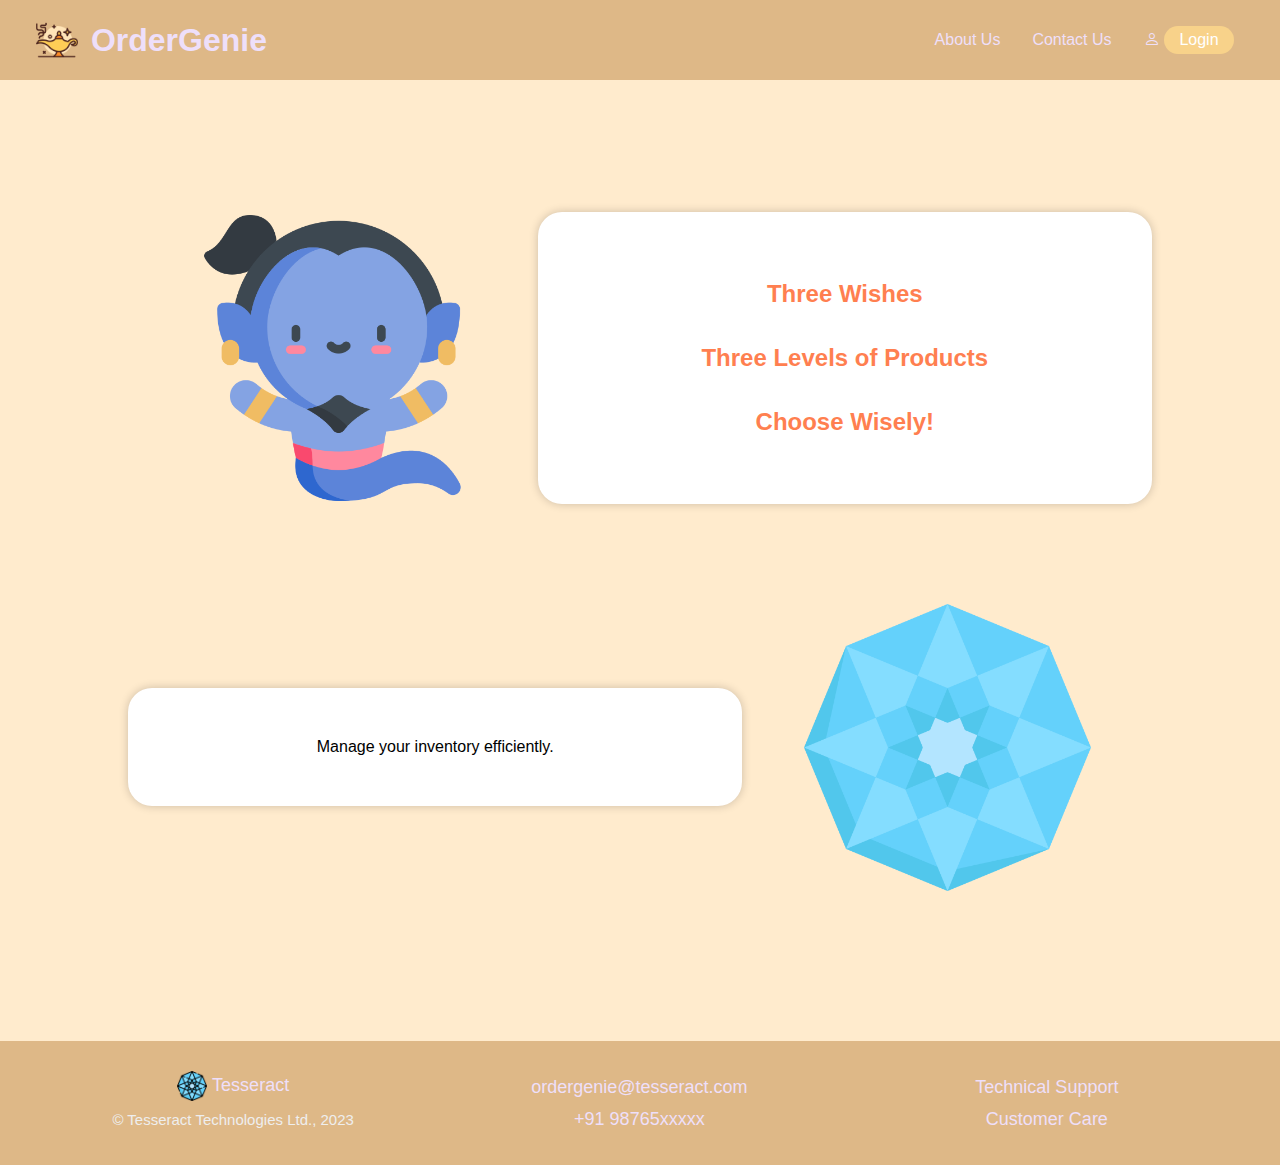
<file: client/src/html/index.html>
<!DOCTYPE html>
<html lang="en">
  <head>
    <meta charset="UTF-8" />
    <meta name="viewport" content="width=device-width, initial-scale=1.0" />
    <title>OrderGenie | Home</title>
    <link
      rel="stylesheet"
      href="https://cdn.jsdelivr.net/npm/bootstrap-icons@1.11.0/font/bootstrap-icons.css"
    />
    <link rel="stylesheet" href="../css/navbar.css" />
    <link rel="stylesheet" href="../css/index.css" />
    <link rel="icon" type="image/x-icon" href="../../public/favicon.ico">
  </head>
  <body>
    <header>
      <nav>
        <div class="navbar-container">
          <a href="../index.html">
            <h1>
              <img
                class="logo-image"
                src="../assets/images/ordergenie-logo.png"
                alt=""
              />
              &nbsp;OrderGenie
            </h1>
          </a>
          <div class="navbar">
            <a href="#about-us">About Us</a>
            <a href="#contact-us">Contact Us</a>
            <a href="./pages/auth.html">
              <i class="bi bi-person"></i>
              <button class="navbar-auth-button">Login</button>
            </a>
          </div>
        </div>
      </nav>
      <section>
        <div class="hero-section">
          <div class="hero-section-genie">
            <img
              id="floating-genie"
              src="../assets/images/genie.png"
              alt="order-genie"
            />
          </div>
          <div class="hero-section-text">
            <p>
              Three Wishes
              <br />
              Three Levels of Products
              <br />
              Choose Wisely!
            </p>
          </div>
        </div>
      </section>
      <section id="about-us" class="about-us">
        <div class="slider">
          <div class="slide">Manage your inventory efficiently.</div>
          <div class="slide">Create and track quotes for customers.</div>
          <div class="slide">Place orders directly or approve quotes from companies.</div>
        </div>
        <div class="slider-image">
          <img src="../assets/images/tesseract-no-outline.png" alt="About Us Image" />
        </div>
      </section>
    </header>
    <footer>
      <div class="footer-container">
        <div class="footer-left">
          <div class="footer-logo-holder">
            <img
              src="../assets/images/tesseract-logo.png"
              height="30px"
              width="30px"
              alt="tesseract-logo"
            />
            <a href="#about-us">&nbsp;Tesseract</a>
          </div>
          <br />
          <p>© Tesseract Technologies Ltd., 2023</p>
        </div>
        <div class="footer-middle">
          <a id="contact-us" href="#about-us">ordergenie@tesseract.com</a>
          <br />
          <a id="contact-us" href="#contact-us">+91 98765xxxxx</a>
        </div>
        <div class="footer-right">
          <a href="#about-us">Technical Support</a>
          <br />
          <a href="#contact-us">Customer Care</a>
        </div>
      </div>
    </footer>
    <script src="../js/slider.js"></script>
  </body>
</html>
</file>
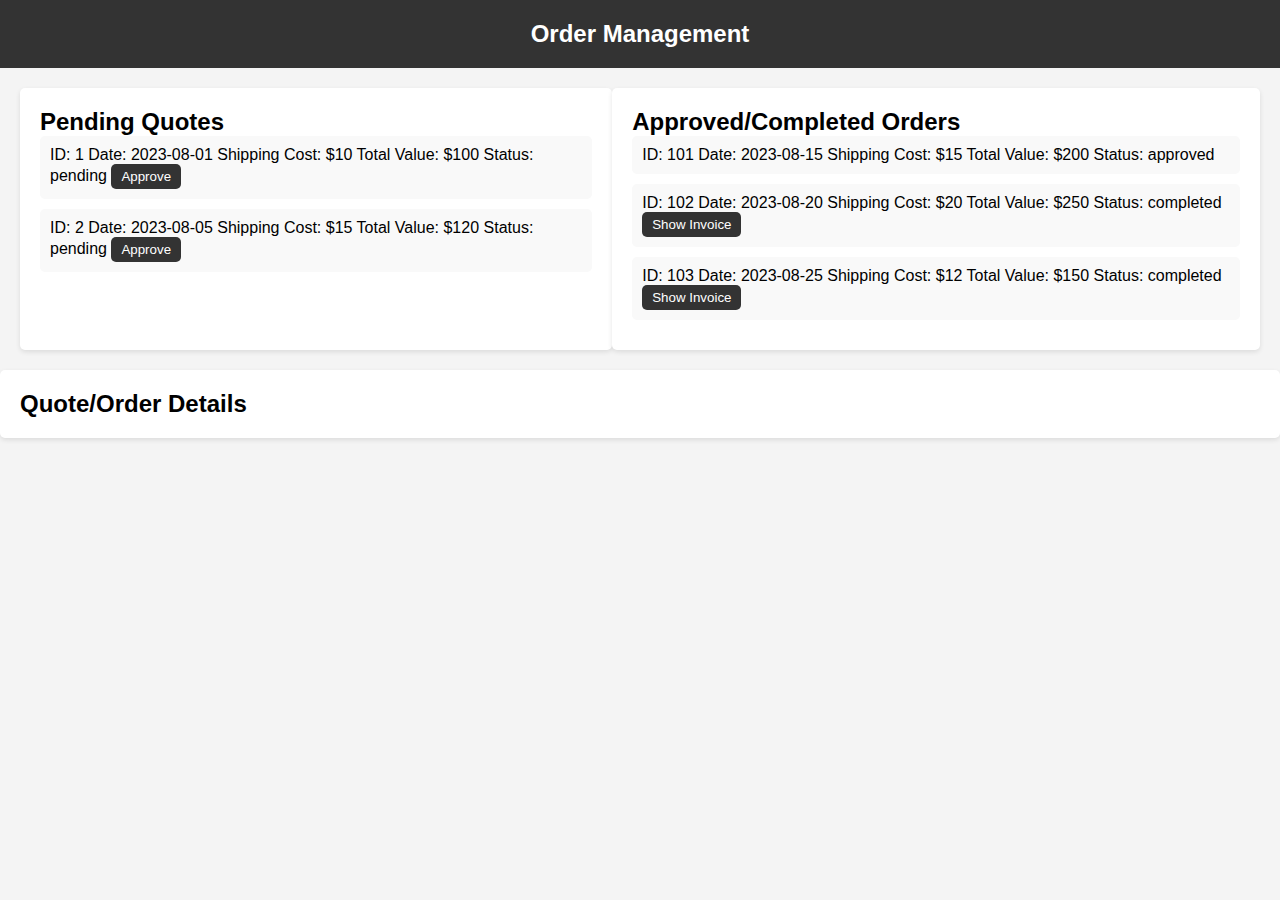
<file: client/src/order management(customer)/order_mng_cust.html>
<!DOCTYPE html>
<html lang="en">
<head>
    <meta charset="UTF-8">
    <meta name="viewport" content="width=device-width, initial-scale=1.0">
    <title>Order Management</title>
    <link rel="stylesheet" href="order_manag_customer.css">
</head>
<body>
    <header>
        <h1>Order Management</h1>
    </header>
    <main>
        <div class="card quotes">
            <h2>Pending Quotes</h2>
            <ul id="quote-list">
                
            </ul>
        </div>
        <div class="card orders">
            <h2>Approved/Completed Orders</h2>
            <ul id="order-list">
            
            </ul>
        </div>
    </main>
    <div class="card details">
        <h2>Quote/Order Details</h2>
        <div id="details-container">
            
        </div>
    </div>
    <div id="invoice-modal" class="modal">
        <div class="modal-content">
            <span class="close" id="close-invoice-modal">&times;</span>
            <div id="invoice-content">
                
            </div>
        </div>
    </div>
    <script src="order_mng_cust.js"></script>
</body>
</html>
</file>
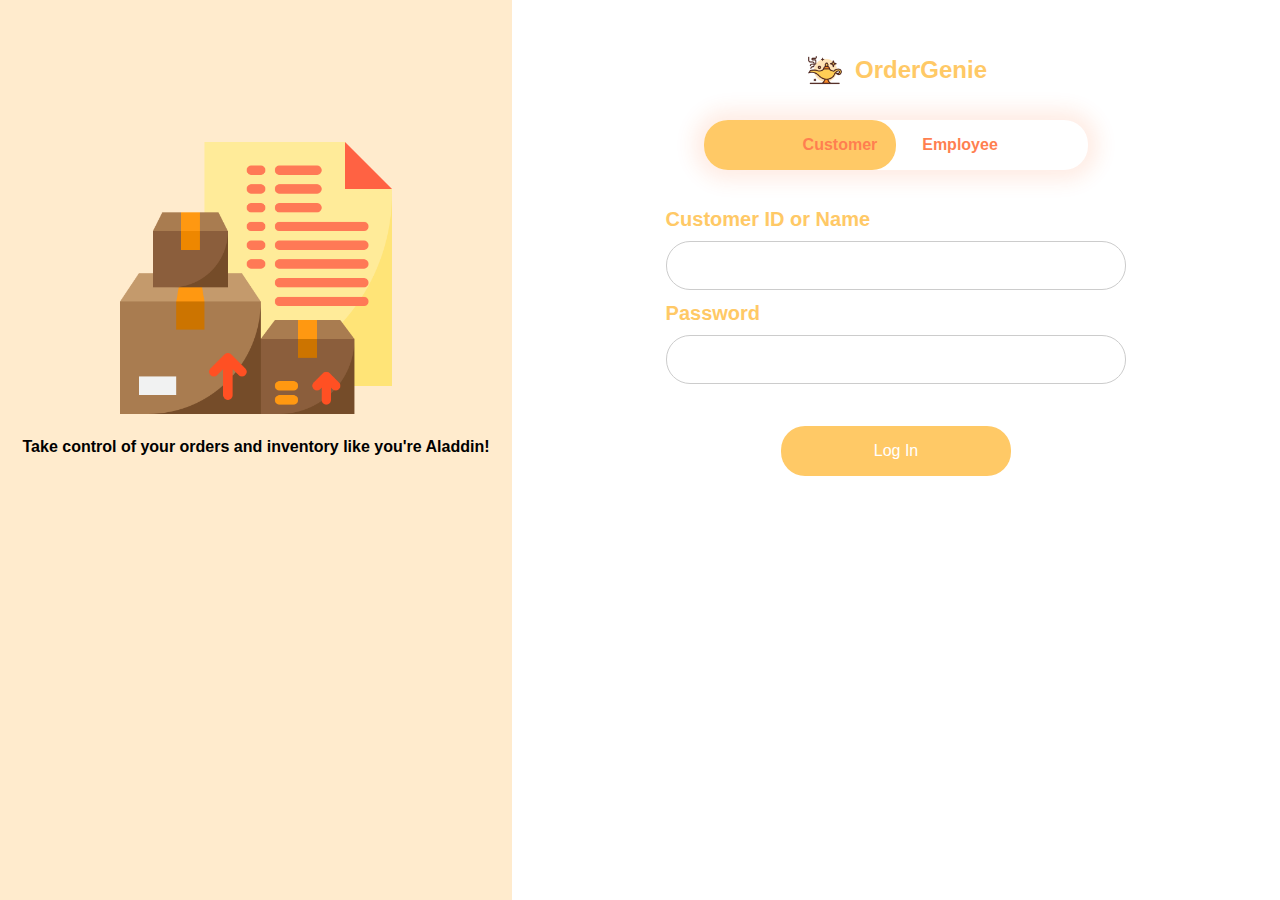
<file: client/src/html/pages/auth.html>
<!DOCTYPE html>
<html lang="en">
  <head>
    <meta charset="UTF-8" />
    <meta name="viewport" content="width=device-width, initial-scale=1.0" />
    <title>OrderGenie | Authentication</title>
    <link rel="stylesheet" href="../../css/auth.css" />
  </head>
  <body>
    <div class="auth">
      <div class="auth-image-container">
        <img src="../../assets/images/delivery-box.png" alt="auth-image" />
        <p class="auth-image-text">Take control of your orders and inventory like you're Aladdin!</p>
      </div>
      <div class="auth-form-container">
        <div class="auth-logo-holder">
          <img class="logo-image" src="../../assets/images/ordergenie-logo.png" alt="logo" />
          <h2 class="logo-text">OrderGenie</h2>
        </div>
        <div class="auth-type">
          <button id="auth-type-button-holder" type="button"></button>
          <button class="auth-type-button" type="button" onclick="customerLogin()">Customer</button>
          <button class="auth-type-button" type="button" onclick="employeeLogin()">Employee</button>
        </div>
        <div class="notification"></div>
        <form id="customer-form" action="">
          <div class="auth-form">
            <label for="customerid-or-name">Customer ID or Name</label>
            <input type="text" id="customerid-or-name">
            <label for="password">Password</label>
            <input type="password" name="customer-password" id="customer-password">
          </div>
          <div class="auth-button">
            <button type="submit">Log In</button>
          </div>
        </form>
        <form id="employee-form" action="">
          <div class="auth-form">
            <label for="empid">Employee ID</label>
            <input type="text" id="empid">
            <label for="password">Password</label>
            <input type="password" name="employee-password" id="employee-password">
          </div>
          <div class="auth-button">
            <button type="submit">Log In</button>
          </div>
        </form>
      </div>
    </div>
    <script src="../../js/auth.js"></script>
  </body>
</html>
</file>
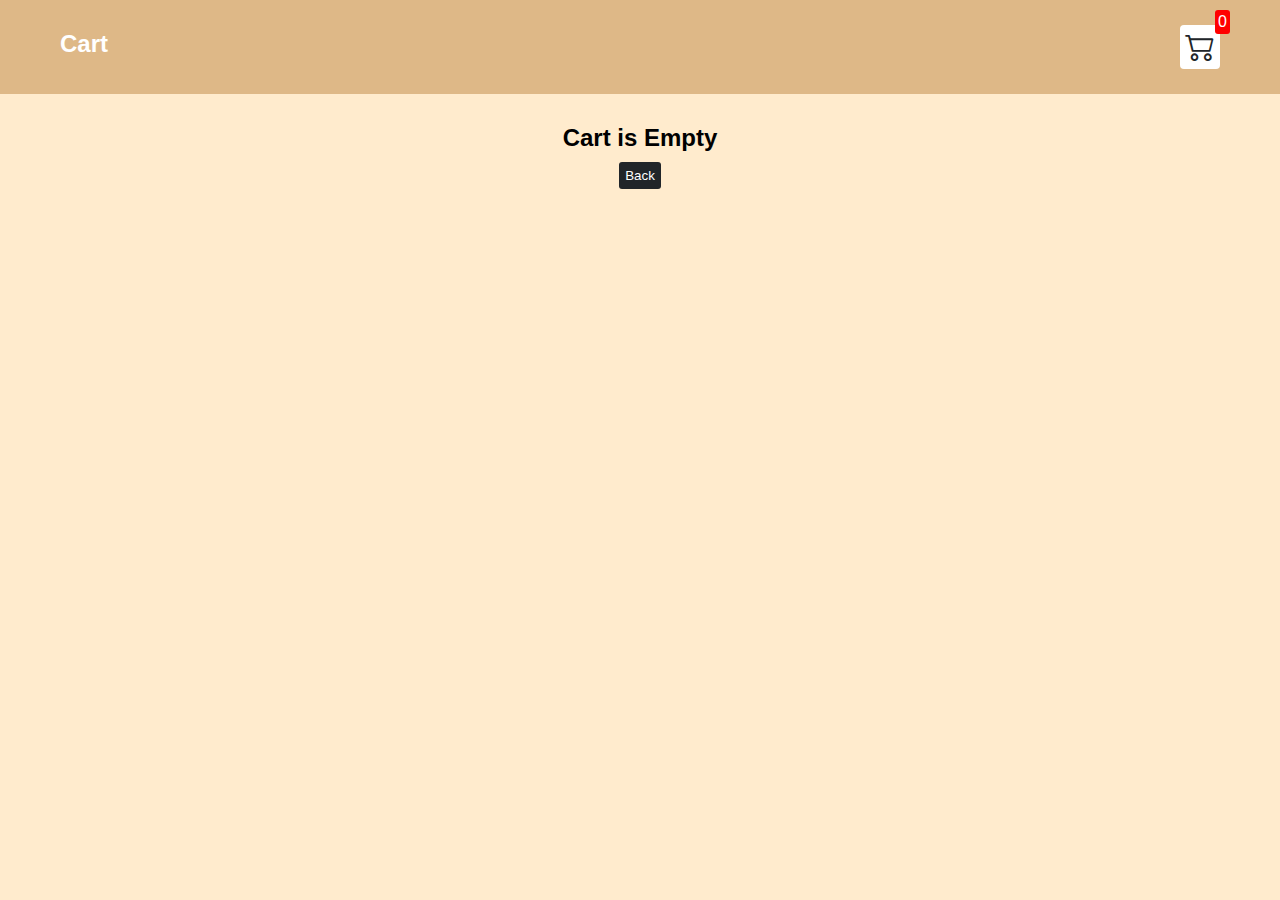
<file: client/src/html/pages/cart.html>
<!DOCTYPE html>
<html lang="en">
  <head>
    <meta charset="UTF-8" />
    <meta http-equiv="X-UA-Compatible" content="IE=edge" />
    <meta name="viewport" content="width=device-width, initial-scale=1.0" />
    <title>Clothing Store</title>
    <link rel="stylesheet" href="../../css/shopping-cart.css" />
    <link
      rel="stylesheet"
      href="https://cdn.jsdelivr.net/npm/bootstrap-icons@1.8.1/font/bootstrap-icons.css"
    />
  </head>

  <body>
    <div class="shopping-cart-header">
      <a href="shop.html">
        <h2>Cart</h2>
      </a>

      <a href="cart.html">
        <div class="cart">
          <i class="bi bi-cart2"></i>
          <div id="cartAmount" class="cartAmount">0</div>
        </div>
      </a>
    </div>

    <div id="label" class="text-center"></div>

    <div class="shopping-cart" id="shopping-cart"></div>
  </body>
  <script src="../../js/products-data.js"></script>
  <script src="../../js/cart.js"></script>
</html>
</file>
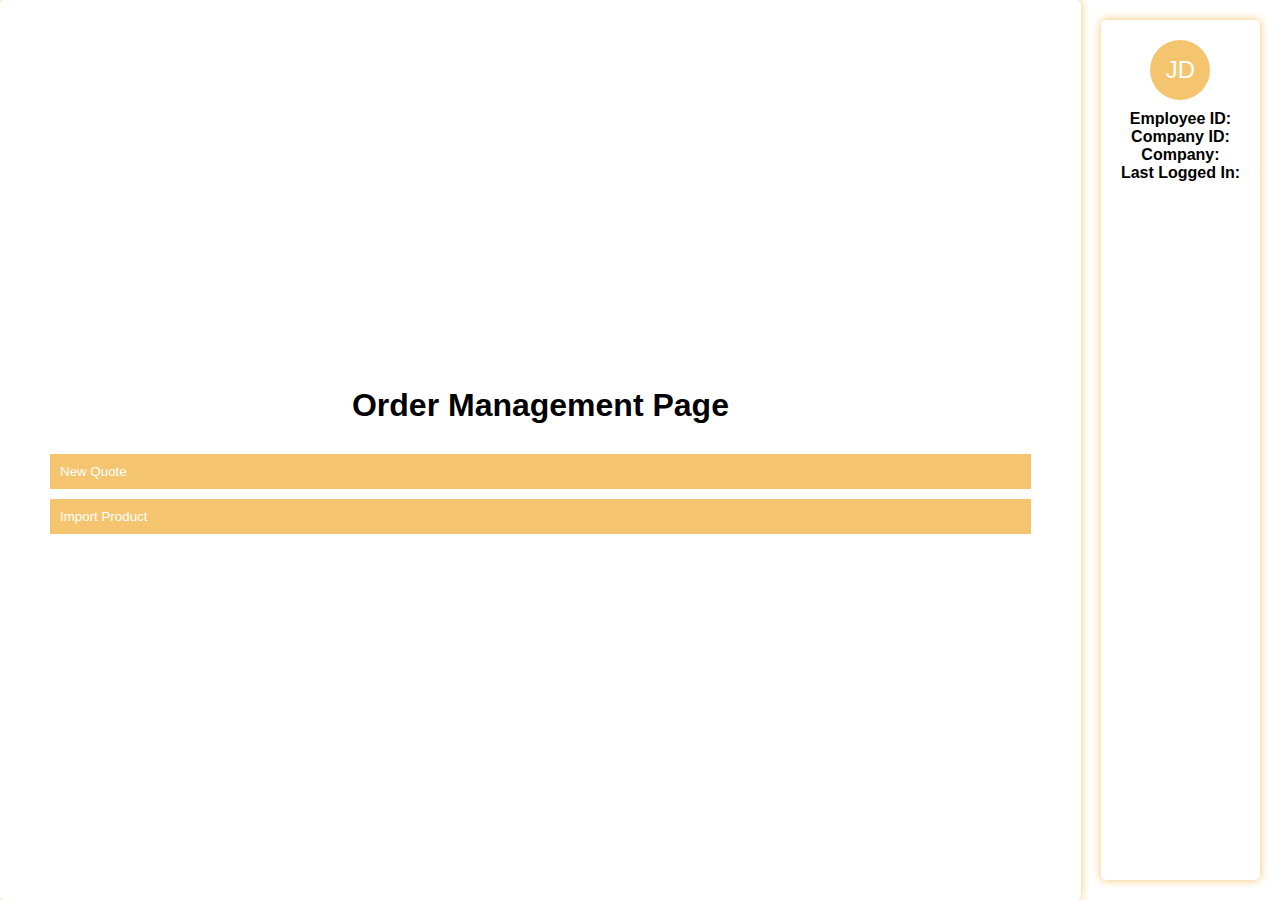
<file: client/src/html/pages/employee-homepage.html>
<!DOCTYPE html>
<html lang="en">
<head>
    <meta charset="UTF-8">
    <meta name="viewport" content="width=device-width, initial-scale=1.0">
    <title>Employee-homepage</title>
    <link rel="stylesheet" href="../../css/employee.css">
</head>
<body>
    <div class="flex-container">
        <div class="employee-options-container">
            <h1 style="padding: 30px;"><strong>Order Management Page</strong></h1>
            <div>
                <button id="new-quote" class="button">New Quote</button>
            </div>
            <div>
                <button id="import-product" class="button">Import Product</button>
                <input type="file" id="fileInput" style="display:none;">
            </div>
        </div>
        <div class="content">
            <div class="employee-card-container">
                <div class="employee-header">
                    <div class="employee-initials">JD</div>
                    <div class="employee-name"><span id="employee-name"></span></div>
                </div>
                <div class="employee-details">
                    <p><strong>Employee ID:</strong> <span id="employee-id"></span></p>
                    <p><strong>Company ID:</strong><span id="company-id"></span></p>
                    <p><strong>Company:</strong> <span id="company-name"></span></p>
                    <p><strong>Last Logged In:</strong> <span id="last-logged"></span></p>
                </div>
            </div>
        </div>
    </div>

    <script src="../../js/employee.js"></script>
    
</body>
</html>
</file>
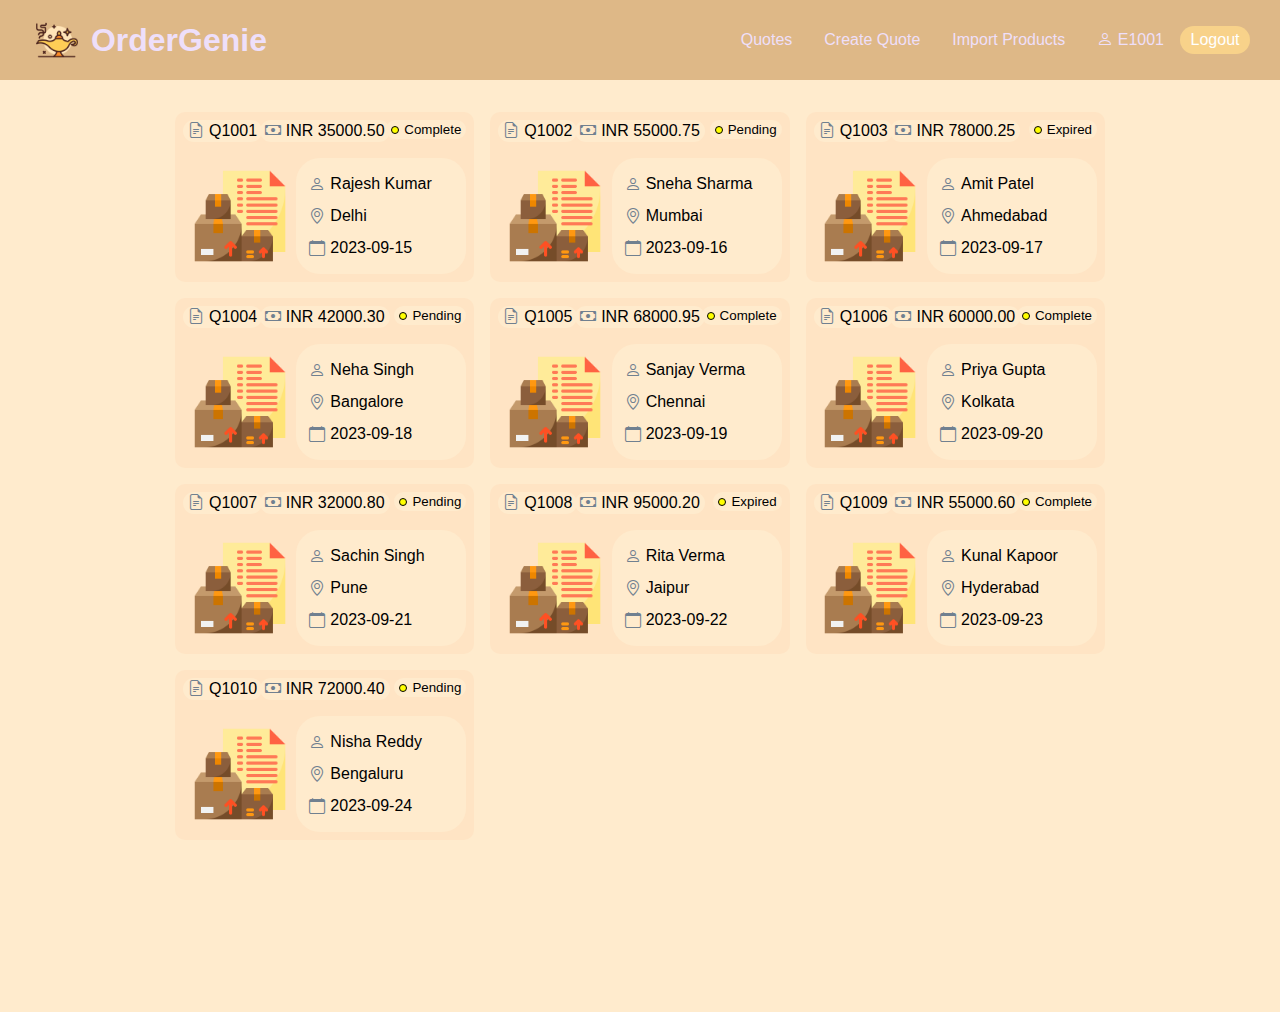
<file: client/src/html/pages/employee-order-management.html>
<!DOCTYPE html>
<html lang="en">
  <head>
    <meta charset="UTF-8" />
    <meta name="viewport" content="width=device-width, initial-scale=1.0" />
    <title>Order Management | Employee</title>
    <link rel="stylesheet" href="../../css/order-management.css" />
    <link rel="stylesheet" href="../../css/navbar.css">
    <link
      rel="stylesheet"
      href="https://cdn.jsdelivr.net/npm/bootstrap-icons@1.11.0/font/bootstrap-icons.css"
    />
  </head>
  <body>
    <header>
      <nav>
        <div class="navbar-container">
          <a href="../index.html">
            <h1>
              <img
                class="logo-image"
                src="../../assets/images/ordergenie-logo.png"
                alt=""
              />
              &nbsp;OrderGenie
            </h1>
          </a>
          <div class="navbar">
            <a href="../pages/employee-order-management.html">Quotes</a>
            <a href="../pages/employee-new-quote.html">Create Quote</a>
            <a href="../pages/employee-homepage.html">Import Products</a>
            <a href="#user-details">
              <i class="bi bi-person"></i>
              <span>E1001</span>
            </a>
            <button class="navbar-auth-button">Logout</button>
          </div>
        </div>
      </nav>
    </header>
    <section>
      <div class="employee-quotes-container">
        <div class="quotes-list">
          
        </div>
      </div>
    </section>
    <script type="module" src="../../js/employee-quote.js"></script>
  </body>
</html>
</file>
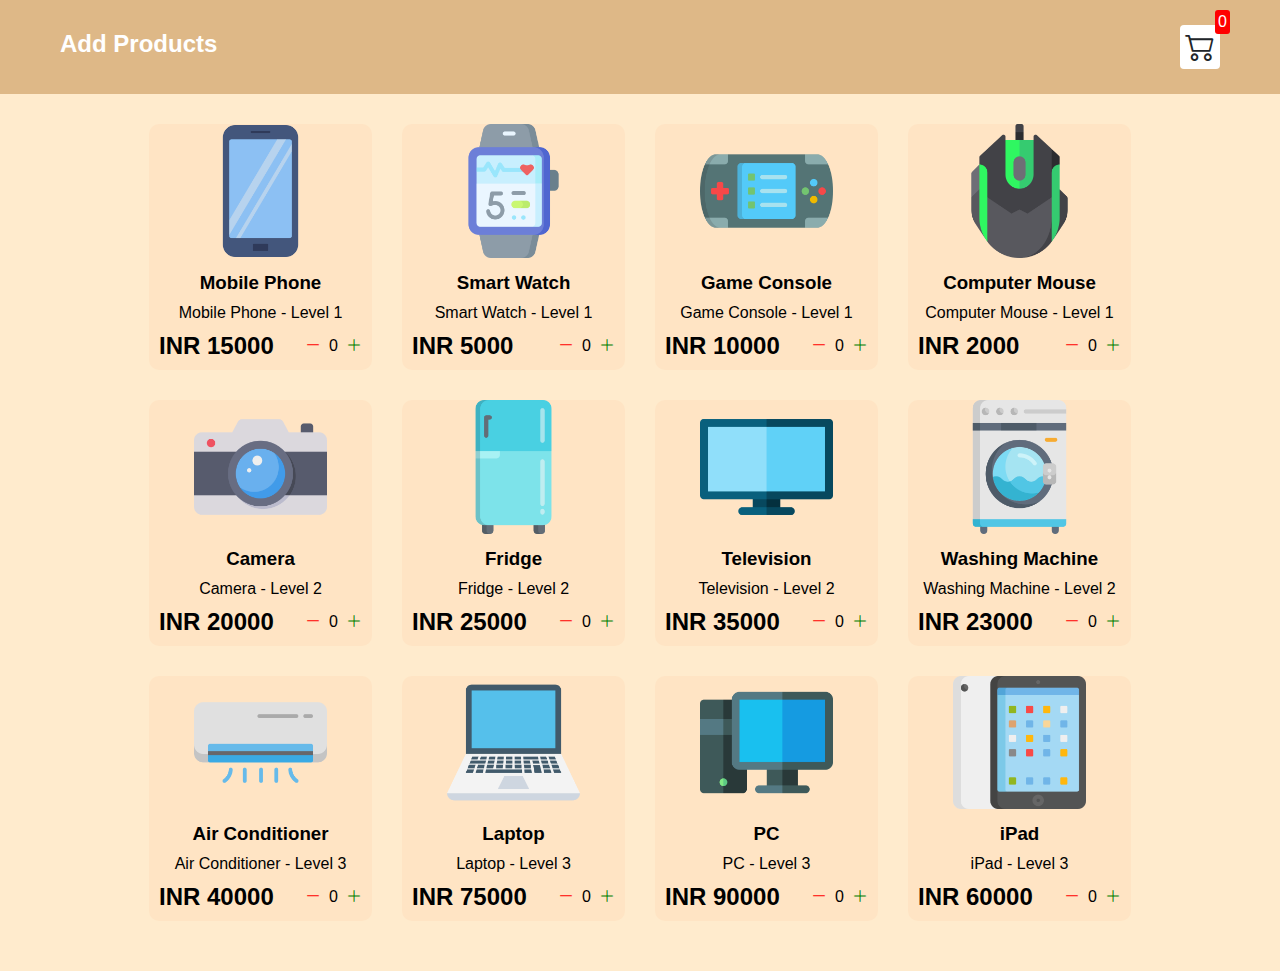
<file: client/src/html/pages/shop.html>
<!DOCTYPE html>
<html lang="en">
  <head>
    <meta charset="UTF-8" />
    <meta http-equiv="X-UA-Compatible" content="IE=edge" />
    <meta name="viewport" content="width=device-width, initial-scale=1.0" />
    <title>Products Store</title>
    <link rel="stylesheet" href="../../css/shopping-cart.css" />
    <link
      rel="stylesheet"
      href="https://cdn.jsdelivr.net/npm/bootstrap-icons@1.8.1/font/bootstrap-icons.css"
    />
  </head>

  <body>
    <div class="shopping-cart-header">
      <a href="shop.html">
        <h2>Add Products</h2>
      </a>

      <a href="cart.html">
        <div class="cart">
          <i class="bi bi-cart2"></i>
          <div id="cartAmount" class="cartAmount">0</div>
        </div>
      </a>
    </div>

    <div class="shop" id="shop"></div>
  </body>
  <script src="../../js/products-data.js"></script>
  <script src="../../js/shop.js"></script>
</html>
</file>
<file: client/src/css/navbar.css>
* {
  margin: 0;
  padding: 0;
  box-sizing: border-box;
  font-family: 'Trebuchet MS', 'Lucida Sans Unicode', 'Lucida Grande', 'Lucida Sans', Arial, sans-serif;
}

body {
  background-color: blanchedalmond;
}

.navbar-container {
  display: flex;
  align-items: center;
  justify-content: space-between;
  height: 80px;
  padding: 0 2rem;
  margin-bottom: 2rem;
  background-color: burlywood;
  color: white;
}

.navbar-container h1 {
  display: flex;
  align-items: center;
  justify-content: center;
}

.navbar-container div, .navbar {
  display: flex;
  align-items: center;
  position: absolute;
  right: 0;
}

.logo-image {
  height: 50px;
  width: auto;
  margin: auto;
}

.navbar-container a {
  color: #eedffa;
  text-decoration: none;
}

.navbar a {
  margin: 0 1rem;
  color: #eedffa;
  text-decoration: none;
}

.navbar a:hover {
  color: #7A50EF;
}

.navbar-auth-button {
  width: 70px;
  background-color: rgb(248, 210, 138);
  font-size: 16px;
  color: white;
  margin-right: 30px;
  padding: 5px;
  border: none;
  border-radius: 24px;
  cursor: pointer;
}

.navbar-auth-button:hover {
  background-color: wheat;
}
</file>
<file: client/src/css/index.css>
* {
  margin: 0;
  padding: 0;
  box-sizing: border-box;
  font-family: "Trebuchet MS", "Lucida Sans Unicode", "Lucida Grande",
    "Lucida Sans", Arial, sans-serif;
}

body {
  background-color: blanchedalmond;
}

.hero-section {
  display: flex;
  align-items: center;
  justify-content: center;
  width: 80%;
  margin: auto;
  padding-top: 100px;
}

.hero-section-genie {
  display: flex;
  flex: 1;
  width: 40%;
  align-items: center;
  justify-content: center;
}

.hero-section-text {
  margin: auto;
  padding: 50px 0;
  width: 60%;
  text-align: center;
  background-color: white;
  border-radius: 24px;
  box-shadow: 0px 0px 10px rgba(0, 0, 0, 0.2);
}

.hero-section-text p {
  margin: auto;
  line-height: 4rem;
  font-size: 1.5rem;
  font-weight: bolder;
  color: coral;
}

.hero-section-genie img {
  height: 70%;
  width: 70%;
}

.about-us {
  display: flex;
  align-items: center;
  justify-content: center;
  width: 80%;
  margin: auto;
  padding-top: 100px;
}

.slider {
  margin: auto;
  padding: 50px 0;
  width: 60%;
  text-align: center;
  background-color: white;
  border-radius: 24px;
  box-shadow: 0px 0px 10px rgba(0, 0, 0, 0.2);
}

.slide {
  display: none;
  transition: 1s;
}

.slider-image {
  display: flex;
  flex: 1;
  width: 40%;
  align-items: center;
  justify-content: center;
}

.slider-image img {
  height: 70%;
  width: 70%;
  border-radius: 8px;
}

.footer-container {
  color: #eeeeee;
  height: fit-content;
  margin-top: 150px;
  padding: 30px;
  font-family: cursive;
  font-size: large;
  font-weight: 400;
  background-color: burlywood;
  overflow: hidden;
  line-height: 2rem;
}

.footer-container a {
  color: #eedffa;
  text-decoration: none;
}

.footer-container a:hover {
  color: slategray;
  text-decoration: none;
}

.footer-left {
  float: left;
  text-align: center;
  width: 33.3%;
  line-height: 0.8rem !important;
}

.footer-left p {
  font-size: smaller;
}

.footer-middle {
  float: left;
  text-align: center;
  width: 33.3%;
}

.footer-right {
  float: right;
  text-align: center;
  width: 33.3%;
}

.footer-logo-holder {
  display: flex;
  align-items: center;
  justify-content: center;
}
</file>
<file: client/src/css/auth.css>
* {
  margin: 0;
  padding: 0;
  box-sizing: border-box;
  font-family: 'Trebuchet MS', 'Lucida Sans Unicode', 'Lucida Grande', 'Lucida Sans', Arial, sans-serif;
}

.auth {
  display: flex;
  height: 100vh;
  width: 100vw;
  text-align: center;
}

.auth-image-container {
  flex: 1;
  height: 100vh;
  width: 40%;
  margin: auto;
  padding-top: 10%;
  background-color: blanchedalmond;
}

.auth-image-container img {
  display: block;
  margin: auto;
  height: 300px;
  width: auto;
}

.auth-image-text {
  padding-top: 10px;
  font-weight: bold;
}

.auth-form-container {
  height: 100vh;
  width: 60%;
}

.auth-type {
  position: relative;
  width: 50%;
  margin: auto;
  margin-bottom: 5%;
  box-shadow: 0 0 20px 10px #FF61241F;
  border-radius: 24px;
}

#auth-type-button-holder {
  position: absolute;
  top: 0;
  left: 0;
  height: 100%;
  width: 50%;
  background: rgb(255, 201, 102);
  border: none;
  border-radius: 24px;
  transition: 0.5s;
}

.auth-type-button {
  position: relative;
  width: 30%;
  background: transparent;
  /* background-color: #5F30DF; */
  font-size: 16px;
  font-weight: bold;
  color: coral;
  padding: 16px 24px;
  border: none;
  border-radius: 24px;
  cursor: pointer;
}

.auth-logo-holder {
  display: flex;
  align-items: center;
  margin: auto;
  padding-top: 50px;
  padding-bottom: 30px;
  height: fit-content;
  width: fit-content;
}

.logo-image {
  flex: 1;
  height: 40px;
  width: auto;
  padding-right: 10px;
}

.logo-text {
  /* font-size: 36px; */
  font-weight: bolder;
  color: #ffc966;
}

.auth-form {
  width: 60%;
  margin: auto;
}

.auth-form label {
  display: block;
  text-align: left;
  font-size: 20px;
  color: rgb(255, 201, 102);
  /*rgb(248, 210, 138);*/
  font-weight: bolder;
}

.auth-form input {
  display: inline-block;
  width: 100%;
  padding: 16px 24px;
  margin: 10px 0 12px;
  border: 1px solid #CCCCCC;
  border-radius: 24px;
  box-sizing: border-box;
  transition: 0.5s;
}

.auth-button button {
  width: 30%;
  background-color: #ffc966; 
  /*rgb(248, 210, 138);*/
  font-size: 16px;
  color: white;
  padding: 16px 24px;
  margin: 30px 0;
  border: none;
  border-radius: 24px;
  cursor: pointer;
}

.auth-button button:hover {
  background-color: #fad99d;
}

.success-notification {
  background: rgb(208, 231, 59);
  color: #FFFFFF;
  padding: 5px;
  margin: 5px;
}

.error-notification {
  background: orangered;
  color: #FFFFFF;
  padding: 5px;
  margin: 5px;
}
</file>
<file: client/src/css/shopping-cart.css>
/**
* ! Changing default styles of the browser
**/

* {
  margin: 0;
  padding: 0;
  box-sizing: border-box;
}

body {
  background-color: blanchedalmond;
  font-family: 'Trebuchet MS', 'Lucida Sans Unicode', 'Lucida Grande', 'Lucida Sans', Arial, sans-serif;
}

i {
  cursor: pointer;
}

a {
  text-decoration: none;
  color: white;
}

/**
* ! Navbar Styles are here
**/

.shopping-cart-header {
  display: flex;
  flex-direction: row;
  justify-content: space-between;
  background-color: burlywood;
  color: white;
  padding: 25px 60px;
  margin-bottom: 30px;
}

.shopping-cart-header h2 {
  padding-top: 5px;
}

.cart {
  position: relative;
  background-color: #fff;
  color: #212529;
  font-size: 30px;
  padding: 5px;
  border-radius: 4px;
}

.cartAmount {
  position: absolute;
  top: -15px;
  right: -10px;
  font-size: 16px;
  background-color: red;
  color: white;
  padding: 3px;
  border-radius: 3px;
}

/**
* ! Shop items styles are here
**/

.shop {
  display: grid;
  grid-template-columns: repeat(4, 223px);
  gap: 30px;
  justify-content: center;
  margin-bottom: 50px;
}

@media (max-width: 1000px) {
  .shop {
    grid-template-columns: repeat(2, 223px);
  }
}

@media (max-width: 500px) {
  .shop {
    grid-template-columns: repeat(1, 223px);
  }
}

.item {
  text-align: center;
  background-color: bisque;
  border-radius: 10px;
}

.item img {
  width: 60%;
  border-radius: 2px 2px 0 0;
}

.details {
  display: flex;
  flex-direction: column;
  padding: 10px;
  gap: 10px;
}

.price-quantity {
  display: flex;
  flex-direction: row;
  justify-content: space-between;
  align-items: center;
}

.buttons {
  display: flex;
  flex-direction: row;
  gap: 8px;
  font-size: 16px;
}

.bi-dash-lg {
  color: red;
}

.bi-plus-lg {
  color: green;
}

/**
* ! style rules for label and some buttons
**/

.text-center {
  text-align: center;
  margin-bottom: 20px;
}

.HomeBtn,
.checkout,
.removeAll {
  background-color: #212529;
  color: white;
  border: none;
  padding: 6px;
  border-radius: 3px;
  cursor: pointer;
  margin-top: 10px;
}

.checkout {
  background-color: green;
}
.removeAll {
  background-color: red;
}
.bi-x-lg {
  color: red;
  font-weight: bold;
}

/**
* ! style rules for shopping-cart
**/

.shopping-cart {
  display: grid;
  grid-template-columns: repeat(1, 320px);
  justify-content: center;
  gap: 15px;
}

/**
* ! style rules for cart-item
**/

.cart-item {
  border: 2px solid #212529;
  border-radius: 5px;
  display: flex;
}

.title-price-x {
  width: 195px;
  display: flex;
  align-items: center;
  justify-content: space-between;
  /* border: 2px solid red; */
}

.title-price {
  display: flex;
  align-items: center;
  gap: 10px;
}

.cart-item-price {
  background-color: #212529;
  color: white;
  border-radius: 4px;
  padding: 3px 6px;
}
</file>
<file: client/src/css/employee.css>
* {
    margin: 0;
    padding: 0;
    box-sizing: border-box;
    font-family: 'Trebuchet MS', 'Lucida Sans Unicode', 'Lucida Grande', 'Lucida Sans', Arial, sans-serif;
}

/* Global styles */
body {
    background-color: blanchedalmond;
}

.flex-container {
    display: flex;
    height: 100vh;
    background-color: #fff;
    justify-content: space-between;
}

/* Sidebar styles */
.sidebar {
    flex: 1;
    padding: 20px;
    background-color: #333;
    color: #fff;
}

.button {
    display: block;
    width: 100%;
    padding: 10px;
    margin-bottom: 10px;
    background-color: rgb(244, 197, 110);
    border: none;
    color: #fff;
    text-align: left;
    cursor: pointer;
}

.button:hover {
    background-color: #777777;
}

/* Content styles */
.content {
    padding: 20px;
    display: flex;
    align-items: right;
    justify-content: right;
}

.employee-card-container {
    flex: 2;
    background-color: #fff;
    box-shadow: 0 0 10px rgb(244, 197, 110);
    padding: 20px;
    border-radius: 5px;
    text-align: center;
}

.employee-options-container {
    flex: 1;
    background-color: #fff;
    box-shadow: 0 0 10px rgb(244, 197, 110);
    padding: 50px;
    border-radius: 5px;
    text-align: center;
    align-content: center;
    width: 60%;

}

.employee-initials {
    background-color:rgb(244, 197, 110);
    color: #fff;
    font-size: 24px;
    width: 60px;
    height: 60px;
    border-radius: 50%;
    display: flex;
    align-items: center;
    justify-content: center;
    margin: 0 auto 10px;
}

.employee-name {
    font-size: 20px;
    font-weight: bold;
    margin-bottom: 10px;
}

.employee-details {
    font-size: 16px;
}
</file>
<file: client/src/css/order-management.css>
* {
  margin: 0;
  padding: 0;
  box-sizing: border-box;
  font-family: 'Trebuchet MS', 'Lucida Sans Unicode', 'Lucida Grande', 'Lucida Sans', Arial, sans-serif;
}

body {
  background-color: blanchedalmond;
}

/* Quote cards */

.employee-quotes-container {
  max-width: 960px;
  margin-right: auto;
  margin-left: auto;
  padding-right: 15px;
  padding-left: 15px;
  min-height: 100vh;
}

.quotes-list {
  display: grid;
  gap: 1em;
  grid-template-columns: repeat(auto-fit, minmax(250px, 1fr));
}

.quote-card {
  position: relative;
  background-color: bisque;
  border-radius: 10px;
  padding: 0.5rem;
  min-height: 170px;
  display: flex;
  flex-direction: column;
  justify-content: space-between;
  white-space: pre-wrap;
}

.order-id {
  position: absolute;
  display: flex;
  /* margin: auto; */
  padding: 2px 5px;
  border-radius: 24px;
  background-color: blanchedalmond;
}

.order-id svg {
  margin: auto;
}

.order-amount {
  display: flex;
  margin: auto;
  margin-top: 0;
  padding: 2px 5px;
  border-radius: 24px;
  background-color: blanchedalmond;
}

.order-amount svg {
  margin: auto;
}

.order-status {
  position: absolute;
  right: 0.5rem;
  display: flex;
  /* margin: auto; */
  padding: 2px 5px;
  border-radius: 24px;
  background-color: blanchedalmond;
}

.order-status span {
  font-size: smaller;
}

.order-status-circle {
  flex: 1;
  margin: auto;
  margin-right: 5px;
  height: 8px;
  width: 8px;
  border: 0.2px solid black;
  border-radius: 100%;
  background-color: yellow;
}

.order-info {
  display: flex;
  justify-content: center;
  align-items: center;
}

.order-image {
  width: 40%;
  display: flex;
  justify-content: center;
  align-items: center;
}

.order-details {
  margin: auto;
  width: 60%;
  background-color: blanchedalmond;
  padding: 2px 5px;
  border-radius: 24px;
  line-height: 0.5rem;
}

.customer-name, .customer-city, .order-date {
  display: flex;
  align-items: center;
  justify-content: center;
  width: fit-content;
  padding: 0 8px;
}

.quote-card i {
  padding-right: 5px;
  color: slategray;
}
</file>
<file: client/src/order management(customer)/order_manag_customer.css>
/* Reset some default styles */
* {
    margin: 0;
    padding: 0;
    box-sizing: border-box;
}

/* Global styles */
body {
    font-family: Arial, sans-serif;
    background-color: #f4f4f4;
    margin: 0;
    padding: 0;
}

header {
    background-color: #333;
    color: #fff;
    text-align: center;
    padding: 20px 0;
}

h1 {
    margin: 0;
    font-size: 24px;
}

main {
    display: flex;
    justify-content: space-between;
    margin: 20px;
}

/* Card styles for quotes, orders, and details */
.card {
    background-color: #fff;
    padding: 20px;
    border-radius: 5px;
    box-shadow: 0 2px 5px rgba(0, 0, 0, 0.1);
}

/* List styles */
ul {
    list-style-type: none;
    padding: 0;
}

li {
    background-color: #f9f9f9;
    margin-bottom: 10px;
    padding: 10px;
    border-radius: 5px;
    cursor: pointer;
    transition: background-color 0.3s ease;
}

li:hover {
    background-color: #e0e0e0;
}

/* Button styles */
button {
    background-color: #333;
    color: #fff;
    border: none;
    padding: 5px 10px;
    cursor: pointer;
    border-radius: 5px;
}

/* Modal styles */
.modal {
    display: none;
    position: fixed;
    z-index: 1;
    left: 0;
    top: 0;
    width: 100%;
    height: 100%;
    background-color: rgba(0, 0, 0, 0.5);
    overflow: auto;
}

.modal-content {
    background-color: #fff;
    margin: 10% auto;
    padding: 20px;
    border-radius: 5px;
    position: relative;
    width: 60%;
    box-shadow: 0 2px 10px rgba(0, 0, 0, 0.2);
}

.close {
    position: absolute;
    top: 10px;
    right: 15px;
    font-size: 24px;
    cursor: pointer;
}

.close:hover {
    color: #f44336;
}
</file>
